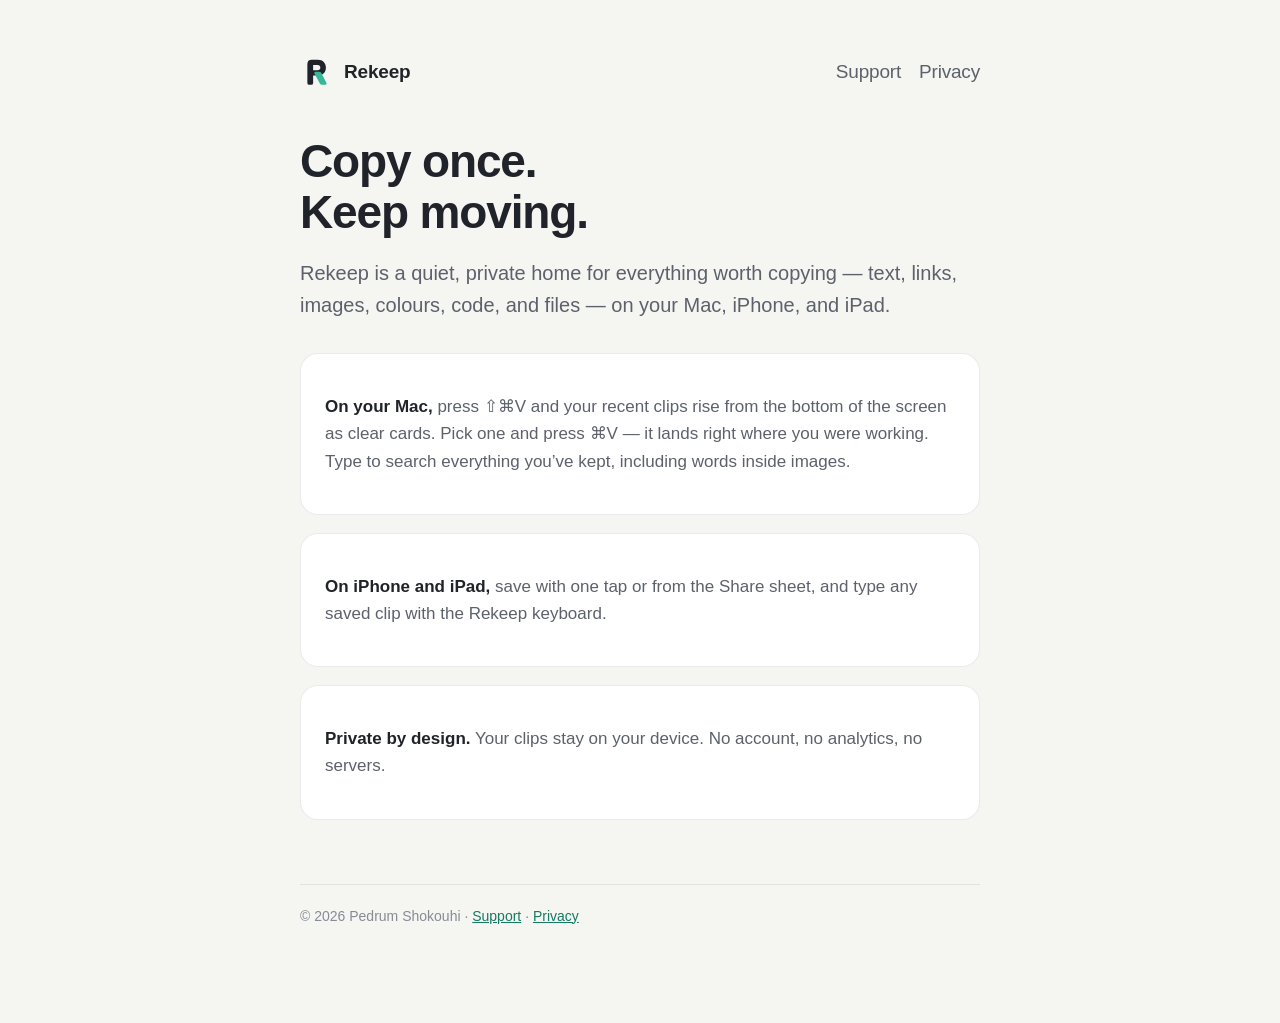
<file: site/rekeep/index.html>
<!doctype html>
<html lang="en">
<head>
<meta charset="utf-8">
<meta name="viewport" content="width=device-width, initial-scale=1">
<title>Rekeep — Copy once. Keep moving.</title>
<meta name="description" content="A beautiful, private home for everything worth copying. For Mac, iPhone, and iPad.">
<link rel="icon" href="mark.svg">
<link rel="stylesheet" href="style.css">
</head>
<body>
<div class="wrap">
  <header><img src="mark.svg" alt=""><a href="./">Rekeep</a>
    <nav><a href="support.html">Support</a><a href="privacy.html">Privacy</a></nav></header>

  <h1>Copy once.<br>Keep moving.</h1>
  <p class="lede">Rekeep is a quiet, private home for everything worth copying — text, links, images, colours, code, and files — on your Mac, iPhone, and iPad.</p>

  <div class="card">
    <p><strong>On your Mac,</strong> press ⇧⌘V and your recent clips rise from the bottom of the screen as clear cards. Pick one and press ⌘V — it lands right where you were working. Type to search everything you’ve kept, including words inside images.</p>
  </div>
  <div class="card">
    <p><strong>On iPhone and iPad,</strong> save with one tap or from the Share sheet, and type any saved clip with the Rekeep keyboard.</p>
  </div>
  <div class="card">
    <p><strong>Private by design.</strong> Your clips stay on your device. No account, no analytics, no servers.</p>
  </div>

  <footer>© 2026 Pedrum Shokouhi · <a href="support.html">Support</a> · <a href="privacy.html">Privacy</a></footer>
</div>
</body>
</html>
</file>
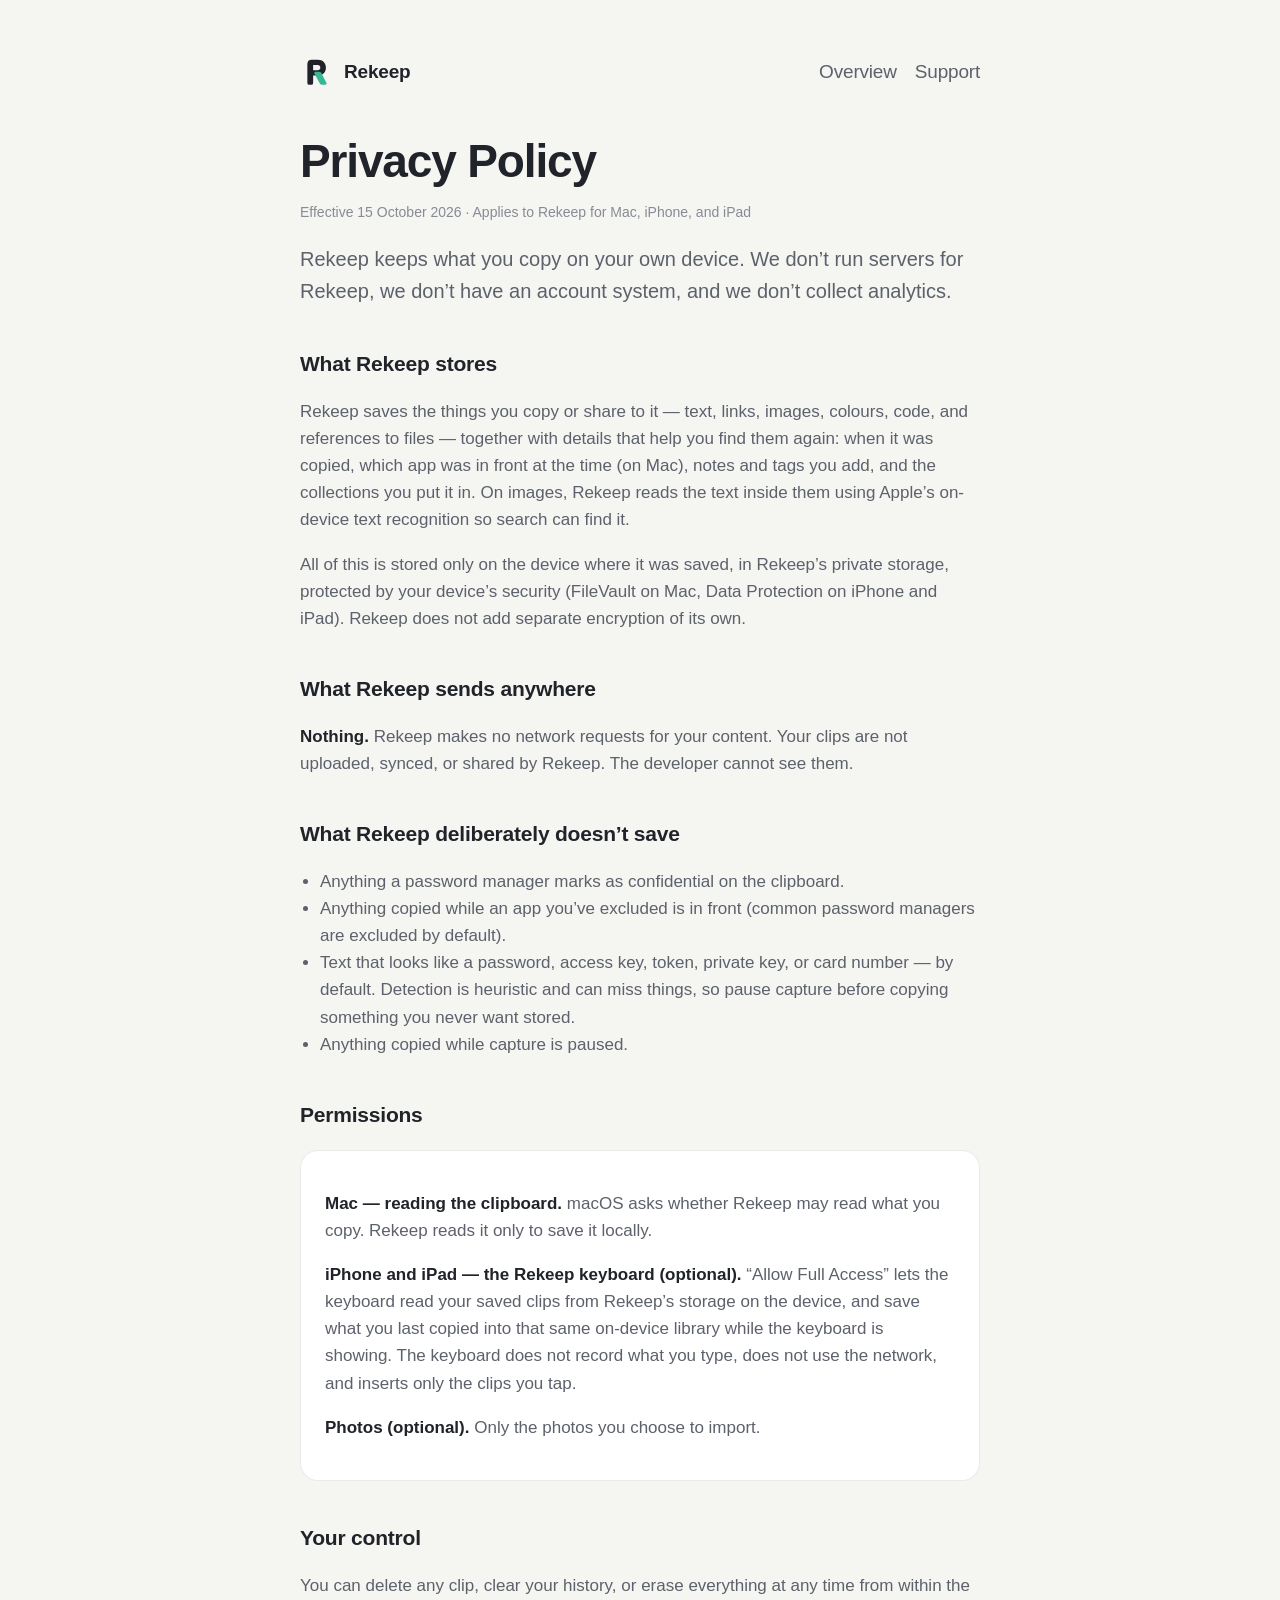
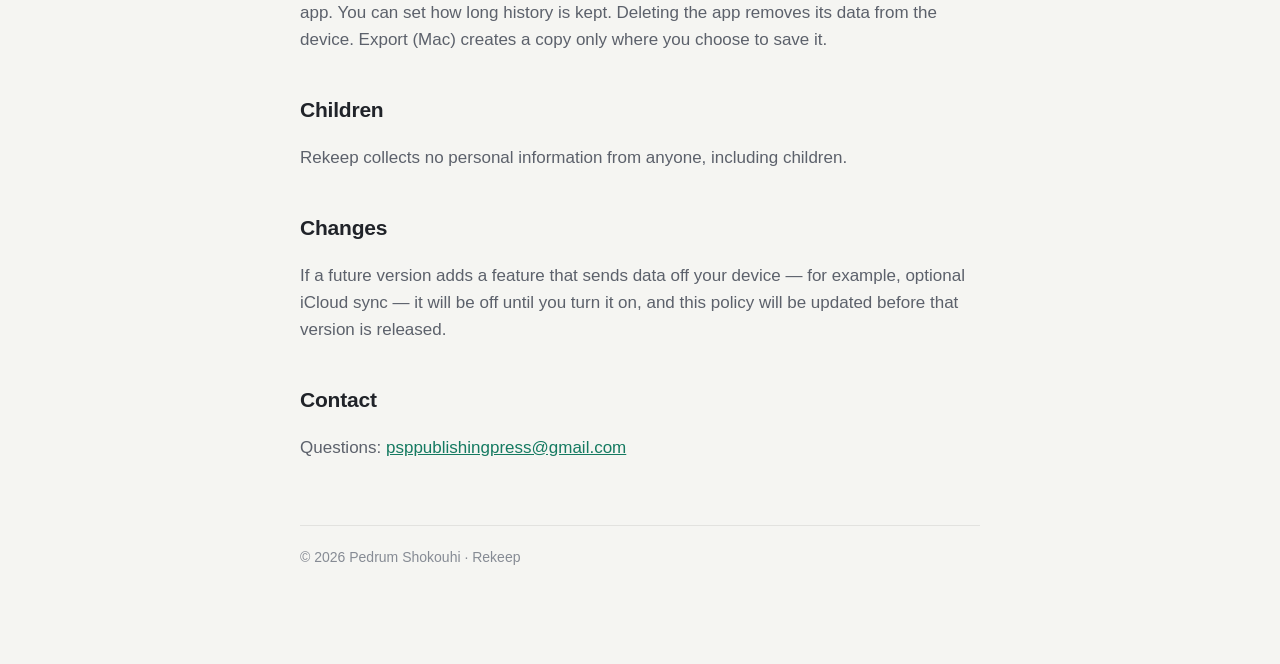
<file: site/rekeep/privacy.html>
<!doctype html>
<html lang="en">
<head>
<meta charset="utf-8">
<meta name="viewport" content="width=device-width, initial-scale=1">
<title>Rekeep Privacy Policy</title>
<meta name="description" content="Rekeep keeps your clips on your device. No account, no analytics, no servers.">
<link rel="icon" href="mark.svg">
<link rel="stylesheet" href="style.css">
</head>
<body>
<div class="wrap">
  <header><img src="mark.svg" alt=""><a href="./">Rekeep</a>
    <nav><a href="./">Overview</a><a href="support.html">Support</a></nav></header>

  <h1>Privacy Policy</h1>
  <p class="meta">Effective 15 October 2026 · Applies to Rekeep for Mac, iPhone, and iPad</p>
  <p class="lede">Rekeep keeps what you copy on your own device. We don’t run servers for Rekeep, we don’t have an account system, and we don’t collect analytics.</p>

  <h2>What Rekeep stores</h2>
  <p>Rekeep saves the things you copy or share to it — text, links, images, colours, code, and references to files — together with details that help you find them again: when it was copied, which app was in front at the time (on Mac), notes and tags you add, and the collections you put it in. On images, Rekeep reads the text inside them using Apple’s on-device text recognition so search can find it.</p>
  <p>All of this is stored only on the device where it was saved, in Rekeep’s private storage, protected by your device’s security (FileVault on Mac, Data Protection on iPhone and iPad). Rekeep does not add separate encryption of its own.</p>

  <h2>What Rekeep sends anywhere</h2>
  <p><strong>Nothing.</strong> Rekeep makes no network requests for your content. Your clips are not uploaded, synced, or shared by Rekeep. The developer cannot see them.</p>

  <h2>What Rekeep deliberately doesn’t save</h2>
  <ul>
    <li>Anything a password manager marks as confidential on the clipboard.</li>
    <li>Anything copied while an app you’ve excluded is in front (common password managers are excluded by default).</li>
    <li>Text that looks like a password, access key, token, private key, or card number — by default. Detection is heuristic and can miss things, so pause capture before copying something you never want stored.</li>
    <li>Anything copied while capture is paused.</li>
  </ul>

  <h2>Permissions</h2>
  <div class="card">
    <p><strong>Mac — reading the clipboard.</strong> macOS asks whether Rekeep may read what you copy. Rekeep reads it only to save it locally.</p>
    <p><strong>iPhone and iPad — the Rekeep keyboard (optional).</strong> “Allow Full Access” lets the keyboard read your saved clips from Rekeep’s storage on the device, and save what you last copied into that same on-device library while the keyboard is showing. The keyboard does not record what you type, does not use the network, and inserts only the clips you tap.</p>
    <p><strong>Photos (optional).</strong> Only the photos you choose to import.</p>
  </div>

  <h2>Your control</h2>
  <p>You can delete any clip, clear your history, or erase everything at any time from within the app. You can set how long history is kept. Deleting the app removes its data from the device. Export (Mac) creates a copy only where you choose to save it.</p>

  <h2>Children</h2>
  <p>Rekeep collects no personal information from anyone, including children.</p>

  <h2>Changes</h2>
  <p>If a future version adds a feature that sends data off your device — for example, optional iCloud sync — it will be off until you turn it on, and this policy will be updated before that version is released.</p>

  <h2>Contact</h2>
  <p>Questions: <a href="mailto:psppublishingpress@gmail.com?subject=Rekeep%20privacy">psppublishingpress@gmail.com</a></p>

  <footer>© 2026 Pedrum Shokouhi · Rekeep</footer>
</div>
</body>
</html>
</file>
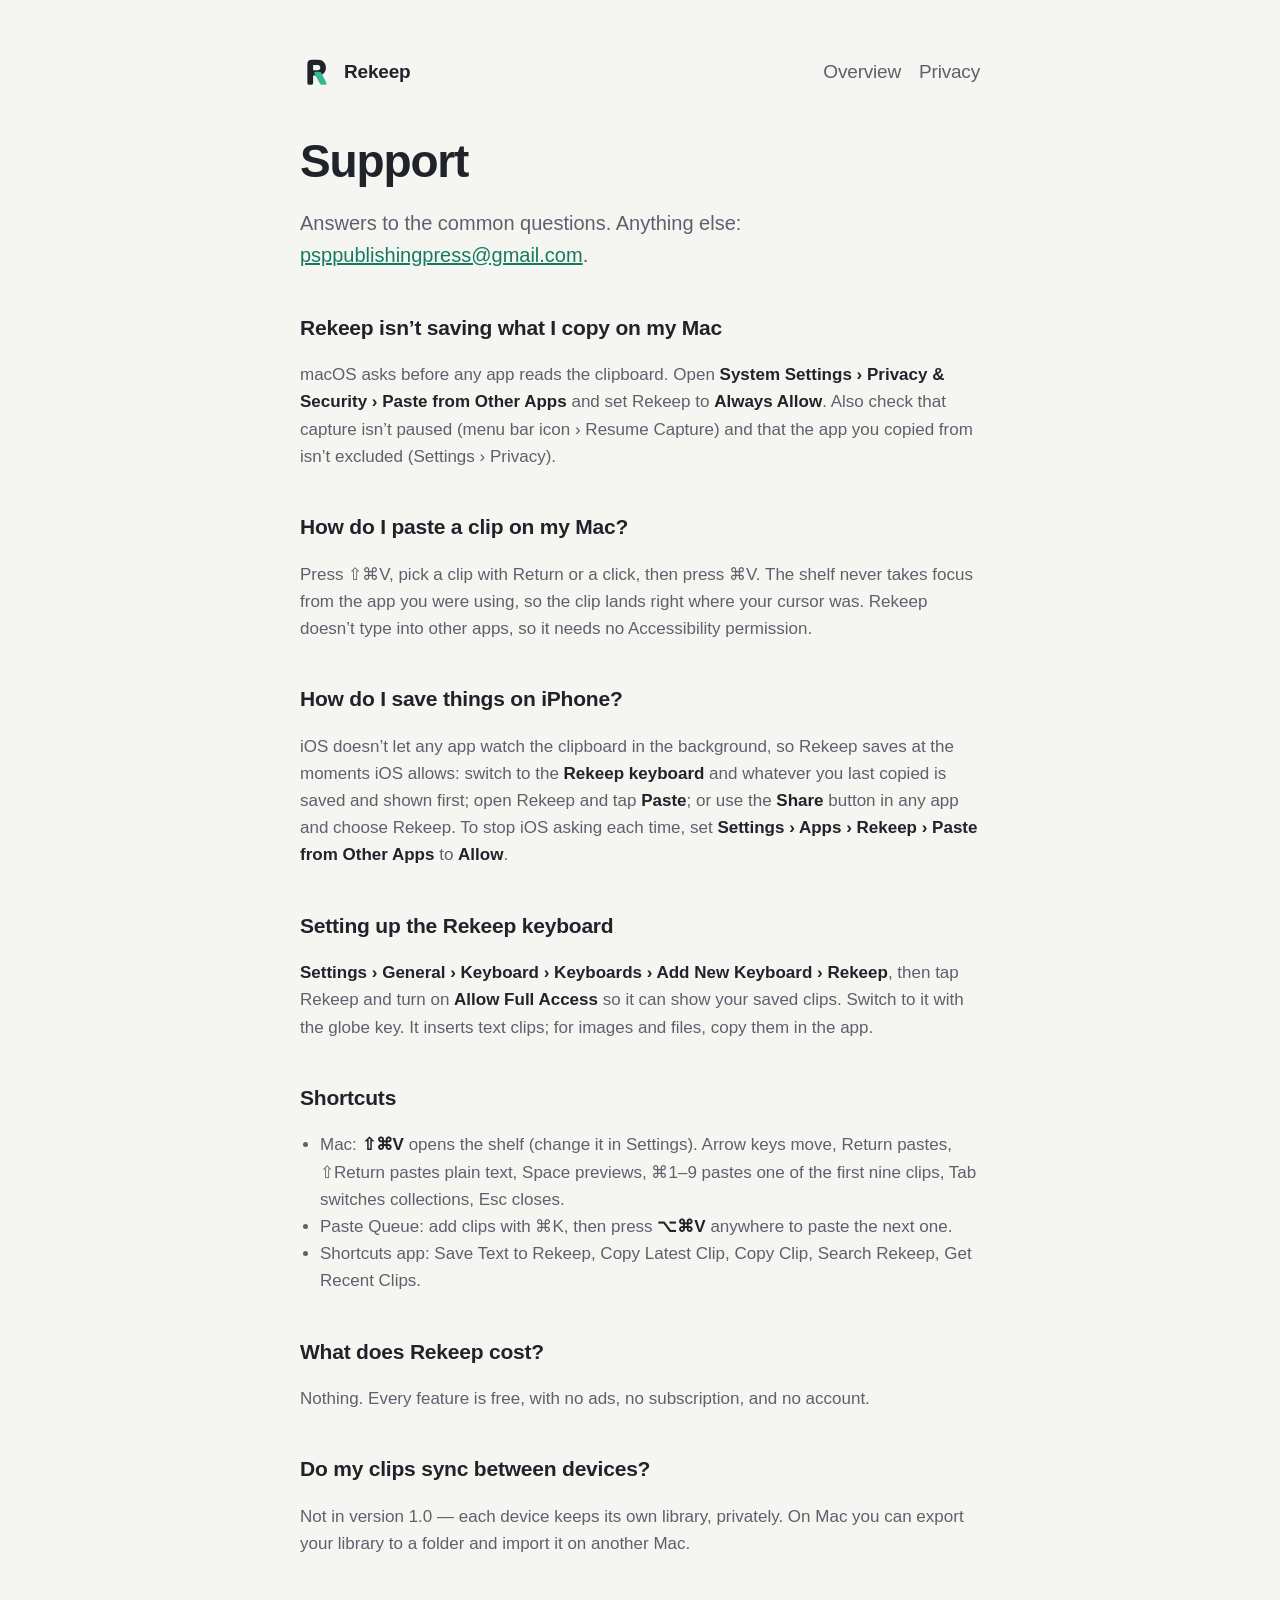
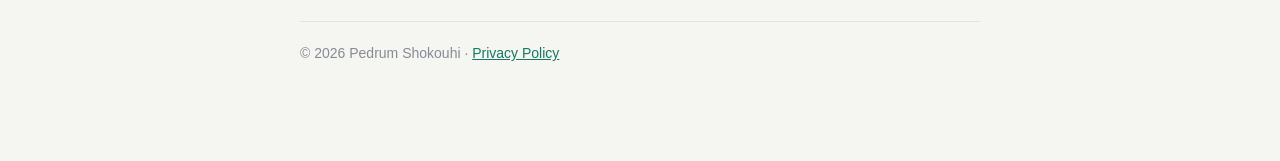
<file: site/rekeep/support.html>
<!doctype html>
<html lang="en">
<head>
<meta charset="utf-8">
<meta name="viewport" content="width=device-width, initial-scale=1">
<title>Rekeep Support</title>
<meta name="description" content="Help with Rekeep for Mac, iPhone, and iPad.">
<link rel="icon" href="mark.svg">
<link rel="stylesheet" href="style.css">
</head>
<body>
<div class="wrap">
  <header><img src="mark.svg" alt=""><a href="./">Rekeep</a>
    <nav><a href="./">Overview</a><a href="privacy.html">Privacy</a></nav></header>

  <h1>Support</h1>
  <p class="lede">Answers to the common questions. Anything else: <a href="mailto:psppublishingpress@gmail.com?subject=Rekeep%20support">psppublishingpress@gmail.com</a>.</p>

  <h2>Rekeep isn’t saving what I copy on my Mac</h2>
  <p>macOS asks before any app reads the clipboard. Open <strong>System Settings › Privacy &amp; Security › Paste from Other Apps</strong> and set Rekeep to <strong>Always Allow</strong>. Also check that capture isn’t paused (menu bar icon › Resume Capture) and that the app you copied from isn’t excluded (Settings › Privacy).</p>

  <h2>How do I paste a clip on my Mac?</h2>
  <p>Press ⇧⌘V, pick a clip with Return or a click, then press ⌘V. The shelf never takes focus from the app you were using, so the clip lands right where your cursor was. Rekeep doesn’t type into other apps, so it needs no Accessibility permission.</p>

  <h2>How do I save things on iPhone?</h2>
  <p>iOS doesn’t let any app watch the clipboard in the background, so Rekeep saves at the moments iOS allows: switch to the <strong>Rekeep keyboard</strong> and whatever you last copied is saved and shown first; open Rekeep and tap <strong>Paste</strong>; or use the <strong>Share</strong> button in any app and choose Rekeep. To stop iOS asking each time, set <strong>Settings › Apps › Rekeep › Paste from Other Apps</strong> to <strong>Allow</strong>.</p>

  <h2>Setting up the Rekeep keyboard</h2>
  <p><strong>Settings › General › Keyboard › Keyboards › Add New Keyboard › Rekeep</strong>, then tap Rekeep and turn on <strong>Allow Full Access</strong> so it can show your saved clips. Switch to it with the globe key. It inserts text clips; for images and files, copy them in the app.</p>

  <h2>Shortcuts</h2>
  <ul>
    <li>Mac: <strong>⇧⌘V</strong> opens the shelf (change it in Settings). Arrow keys move, Return pastes, ⇧Return pastes plain text, Space previews, ⌘1–9 pastes one of the first nine clips, Tab switches collections, Esc closes.</li>
    <li>Paste Queue: add clips with ⌘K, then press <strong>⌥⌘V</strong> anywhere to paste the next one.</li>
    <li>Shortcuts app: Save Text to Rekeep, Copy Latest Clip, Copy Clip, Search Rekeep, Get Recent Clips.</li>
  </ul>

  <h2>What does Rekeep cost?</h2>
  <p>Nothing. Every feature is free, with no ads, no subscription, and no account.</p>

  <h2>Do my clips sync between devices?</h2>
  <p>Not in version 1.0 — each device keeps its own library, privately. On Mac you can export your library to a folder and import it on another Mac.</p>

  <footer>© 2026 Pedrum Shokouhi · <a href="privacy.html">Privacy Policy</a></footer>
</div>
</body>
</html>
</file>
<file: site/rekeep/style.css>
:root {
  --paper: #F5F5F2; --card: #FFFFFF; --ink: #202329; --ink2: #5C616B; --ink3: #868B94;
  --jade: #157A61; --hair: rgba(0,0,0,.08);
}
@media (prefers-color-scheme: dark) {
  :root { --paper: #111318; --card: #1C1F25; --ink: #ECEDEF; --ink2: #A4A9B2; --ink3: #7C818A; --jade: #5AD3B2; --hair: rgba(255,255,255,.08); }
}
* { box-sizing: border-box; }
html { -webkit-text-size-adjust: 100%; }
body { margin: 0; background: var(--paper); color: var(--ink); font: 17px/1.6 -apple-system, BlinkMacSystemFont, "SF Pro Text", "Helvetica Neue", sans-serif; }
.wrap { max-width: 720px; margin: 0 auto; padding: 56px 20px 96px; }
header { display: flex; align-items: center; gap: 12px; margin-bottom: 48px; }
header img { width: 32px; height: 32px; }
header a { color: var(--ink); text-decoration: none; font-weight: 600; letter-spacing: -.01em; font-size: 19px; }
nav { margin-left: auto; display: flex; gap: 18px; font-size: 15px; }
nav a { color: var(--ink2); font-weight: 500; }
h1 { font-size: clamp(32px, 6vw, 46px); line-height: 1.1; letter-spacing: -.025em; margin: 0 0 12px; font-weight: 650; }
h2 { font-size: 21px; letter-spacing: -.01em; margin: 40px 0 8px; }
p, li { color: var(--ink2); }
strong { color: var(--ink); font-weight: 600; }
a { color: var(--jade); }
.lede { font-size: 20px; color: var(--ink2); margin-bottom: 32px; }
.card { background: var(--card); border: 1px solid var(--hair); border-radius: 18px; padding: 22px 24px; margin: 18px 0; }
.meta { color: var(--ink3); font-size: 14px; }
ul { padding-left: 20px; }
footer { margin-top: 64px; padding-top: 20px; border-top: 1px solid var(--hair); color: var(--ink3); font-size: 14px; }
</file>
